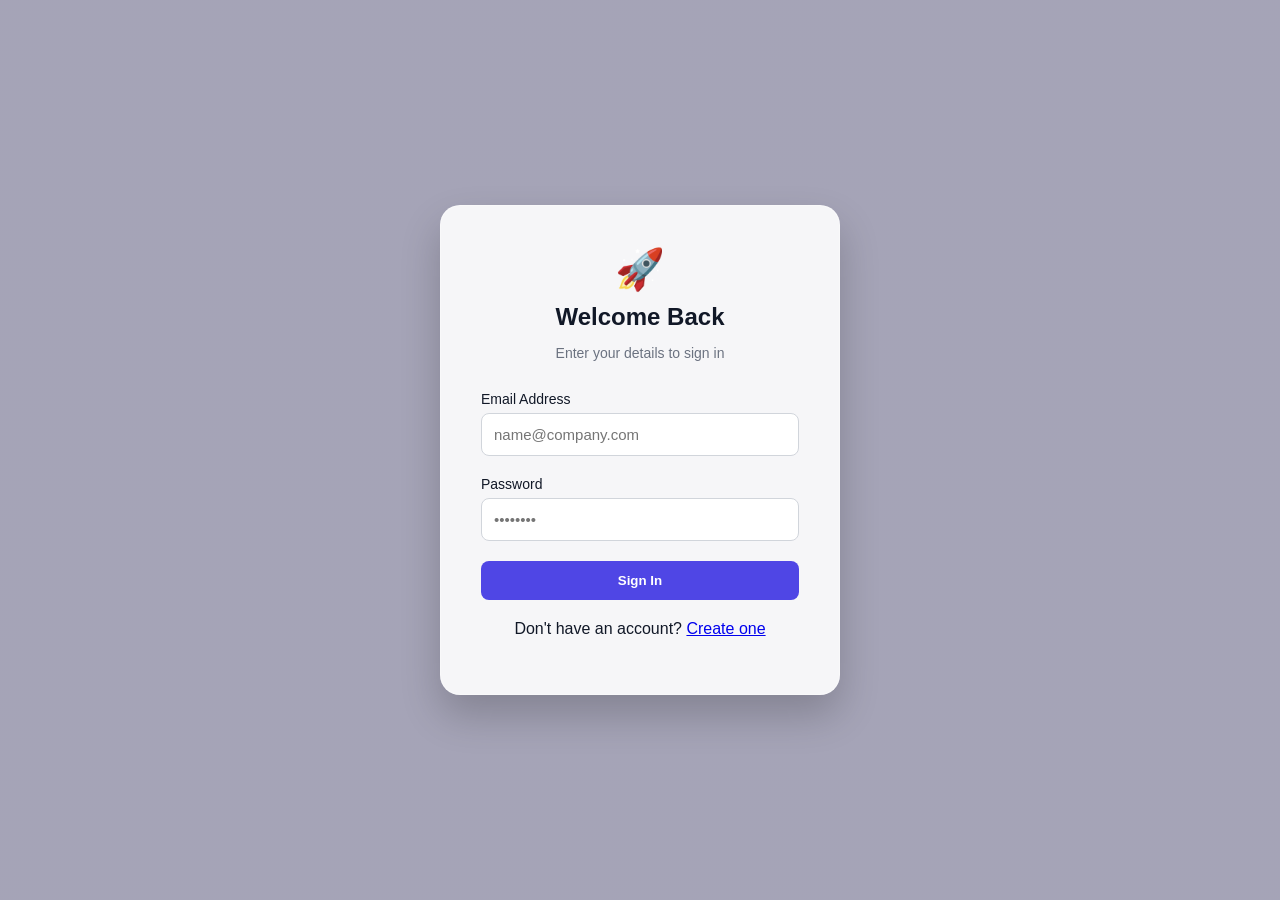
<file: Frontend/Index.html>
<!DOCTYPE html>
<html lang="en">
<head>
    <meta charset="UTF-8">
    <meta name="viewport" content="width=device-width, initial-scale=1.0">
    <title>Login | SMART NOTES</title>
    <link rel="stylesheet" href="style.css">
</head>
<body class="auth-page">
    <div class="login-card">
        <div class="logo">🚀</div>
        <h2>Welcome Back</h2>
        <p class="subtitle">Enter your details to sign in</p>
        
        <div class="form-group">
            <label>Email Address</label>
            <input type="email" id="login-email" placeholder="name@company.com">
        </div>
        <div class="form-group">
            <label>Password</label>
            <input type="password" id="login-password" placeholder="••••••••">
        </div>
        <button class="login-btn" style="width:100%" onclick="login()">Sign In</button>
        
        <p class="footer-text" style="margin-top:20px;">
            Don't have an account? <a href="signup.html">Create one</a>
        </p>
        <div id="message" class="message"></div>
    </div>

    <script>
        // 1. LOGIN FUNCTION
        async function login() {
            const email = document.getElementById('login-email').value;
            const password = document.getElementById('login-password').value;
            const messageDiv = document.getElementById('message');

            if (!email || !password) {
                messageDiv.textContent = "Please fill in all fields.";
                return;
            }

            try {
                // Connects to your user_routes.py login endpoint
                const response = await fetch('/users/login', {
                    method: 'POST',
                    headers: { 'Content-Type': 'application/json' },
                    body: JSON.stringify({ email: email, password: password })
                });

                const result = await response.json();

                if (response.ok) {
                    // Save user data to localStorage for account.js to use
                    localStorage.setItem('user', JSON.stringify(result.user_data || {
                        name: "User", 
                        email: email, 
                        role: "member"
                    }));
                    window.location.href = "dashboard.html";
                } else {
                    messageDiv.textContent = "Error: " + (result.detail || "Login failed");
                    messageDiv.style.color = "red";
                }
            } catch (err) {
                messageDiv.textContent = "Server connection failed.";
                console.error(err);
            }
        }

        // 2. SIGNUP LOGIC (Only if you keep signup on this same page)
        // Note: It is better to move this to signup.html as per your link above
    </script>
</body>
</html>
</file>
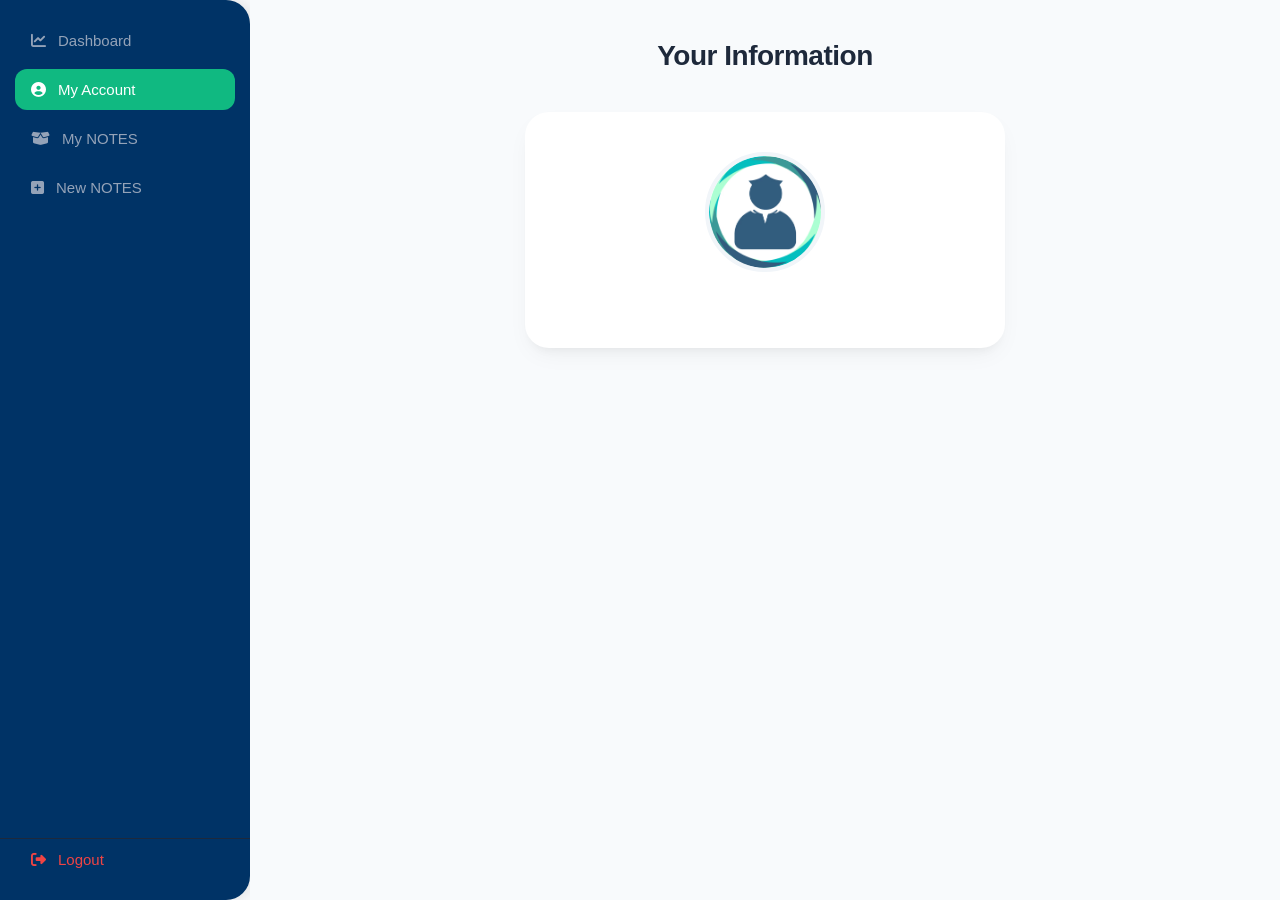
<file: Frontend/Account.html>
<!DOCTYPE html>
<html lang="en">
<head>
  <meta charset="UTF-8">
  <meta name="viewport" content="width=device-width, initial-scale=1">
  <title>My Account</title>
  <link rel="stylesheet" href="https://cdnjs.cloudflare.com/ajax/libs/font-awesome/6.5.0/css/all.min.css">
  <link rel="stylesheet" href="style1.css">
</head>
<body>
  <div class="container">
    <nav class="sidebar">
        
        <ul class="nav-top">
          <li><a href="dashboard.html"><i class="fas fa-chart-line"></i> <span> Dashboard</span></a></li>
          <li class="active"><a href="account.html"><i class="fas fa-user-circle"></i> <span> My Account</span></a></li>
          <li><a href="notes.html"><i class="fas fa-box-open"></i> <span> My NOTES</span></a></li>
          <li><a href="new_notes.html"><i class="fas fa-plus-square"></i><span> New NOTES</span></a></li>
          
       

        </ul>
        <ul class="nav-bottom">
          <li class="logout"><a href="index.html" onclick="logout()"><i class="fas fa-sign-out-alt"></i> <span>Logout</span></a></li>
        </ul>
      </nav>
      <div class="main-content">

        <div class="main-header">
            <h1>Your Information</h1>
          </div>
        
          <section class="main-section">
              <div class="user-info">
                  <img src ="user img.jpg" alt="user symbol">
                  <p id="user-name"></p>
                  <p id="user-email"></p>
                  <p id="user-role"></p>
              </div>
          </section>
  
      </div>
      
      </body>
</html>
</file>
<file: Frontend/style.css>
:root {
    --primary: #4f46e5;
    --primary-hover: #4338ca;
    --sidebar-bg: #1e1b4b;
    --text-main: #111827;
    --text-muted: #6b7280;
    --bg: #f3f4f6;
    --white: #ffffff;
    --danger: #ef4444;
}

/* --- Global Resets --- */
* { box-sizing: border-box; }
body { margin: 0; font-family: 'Inter', sans-serif; background-color: var(--bg); color: var(--text-main); }

/* --- AUTH PAGES (Login/Signup) --- */
/* Centers the login/signup card in the middle of the screen */
.auth-page {
    display: flex;
    justify-content: center;
    align-items: center;
    height: 100vh;
}

.login-card {
    background: var(--white);
    padding: 40px;
    border-radius: 16px;
    box-shadow: 0 10px 25px rgba(0, 0, 0, 0.05);
    width: 100%;
    max-width: 400px;
    text-align: center;
}

.logo { font-size: 40px; margin-bottom: 10px; }
h2 { color: var(--text-main); margin: 0 0 10px 0; font-weight: 600; }
.subtitle { color: var(--text-muted); margin-bottom: 30px; font-size: 14px; }

/* --- DASHBOARD PAGE --- */
/* Creates the Sidebar + Content side-by-side layout */
.dashboard-page {
    display: flex;
    height: 100vh;
    overflow: hidden;
}

.sidebar {
    width: 260px;
    background-color: var(--sidebar-bg);
    color: white;
    display: flex;
    flex-direction: column;
    padding: 20px 0;
    flex-shrink: 0; /* Prevents the sidebar from collapsing */
}

.sidebar-brand { padding: 0 25px 30px; font-size: 24px; font-weight: 700; color: #818cf8; }

.nav-link {
    padding: 15px 25px;
    text-decoration: none;
    color: #d1d5db;
    display: flex;
    align-items: center;
    gap: 12px;
    transition: 0.3s;
    cursor: pointer;
}

.nav-link:hover, .nav-link.active {
    background-color: #312e81;
    color: white;
    border-left: 4px solid var(--primary);
}

.logout-link { margin-top: auto; color: #f87171; }

.main-content {
    flex: 1;
    padding: 40px;
    overflow-y: auto;
    background-color: var(--bg);
}

.header-bar {
    display: flex;
    justify-content: space-between;
    align-items: center;
    margin-bottom: 30px;
    max-width: 1000px;
}

/* --- Note Cards Grid --- */
.notes-grid {
    display: grid;
    grid-template-columns: repeat(auto-fill, minmax(300px, 1fr));
    gap: 20px;
    max-width: 1000px;
}

.note-card {
    background: var(--white);
    padding: 24px;
    border-radius: 12px;
    box-shadow: 0 4px 6px rgba(0,0,0,0.05);
    border-top: 5px solid var(--primary);
    display: flex;
    flex-direction: column;
    justify-content: space-between;
}

/* --- Common Components --- */
.form-group { text-align: left; margin-bottom: 20px; }
.form-group label { display: block; font-size: 14px; font-weight: 500; margin-bottom: 6px; }

input, textarea {
    width: 100%;
    padding: 12px;
    border: 1px solid #d1d5db;
    border-radius: 8px;
    font-size: 15px;
    transition: border 0.2s;
}

input:focus, textarea:focus {
    outline: none;
    border-color: var(--primary);
    box-shadow: 0 0 0 3px rgba(79, 70, 229, 0.1);
}

.login-btn {
    width: 100%;
    padding: 12px;
    background-color: var(--primary);
    color: white;
    border: none;
    border-radius: 8px;
    font-weight: 600;
    cursor: pointer;
    transition: background 0.2s;
}

.login-btn:hover { background-color: var(--primary-hover); }

/* --- Modal Styles --- */
.modal {
    display: none;
    position: fixed;
    z-index: 100;
    left: 0;
    top: 0;
    width: 100%;
    height: 100%;
    background-color: rgba(0,0,0,0.5);
}

.modal-content {
    background-color: white;
    margin: 10% auto;
    padding: 30px;
    border-radius: 16px;
    width: 90%;
    max-width: 450px;
    box-shadow: 0 20px 25px -5px rgba(0,0,0,0.1);
}

/* Paste this into your style.css */
.auth-page {
    display: flex;
    justify-content: center;
    align-items: center;
    height: 100vh;
    background: linear-gradient(rgba(30, 27, 75, 0.4), rgba(30, 27, 75, 0.4)), 
                url('https://images.unsplash.com/photo-1557683316-973673baf926?auto=format&fit=crop&q=80&w=2000');
    background-size: cover;
    background-position: center;
}

.login-card {
    background: rgba(255, 255, 255, 0.9);
    backdrop-filter: blur(10px);
    padding: 40px;
    border-radius: 20px;
    box-shadow: 0 20px 40px rgba(0, 0, 0, 0.2);
    width: 100%;
    max-width: 400px;
    text-align: center;
    border: 1px solid rgba(255, 255, 255, 0.3);
}
</file>
<file: Frontend/style1.css>
/* --- Global Reset --- */
* {
    box-sizing: border-box;
    margin: 0;
    padding: 0;
    font-family: 'Inter', 'Segoe UI', sans-serif;
}

body, html {
    height: 100%;
    background-color: #f8fafc; /* Very light cool grey */
}

.container {
    display: flex;
    height: 100vh;
}

/* --- Sidebar: Midnight Slate --- */
.sidebar {
    width: 260px;
    background: #0f172a; /* Deep Midnight Blue */
    padding: 20px 0;
    border-top-right-radius: 24px;
    border-bottom-right-radius: 24px;
    display: flex;
    flex-direction: column;
    justify-content: space-between;
    box-shadow: 4px 0 15px rgba(0, 0, 0, 0.1);
}

.sidebar ul {
    list-style: none;
    padding: 0 15px;
}

.nav-top li {
    margin-bottom: 8px;
}

.sidebar li {
    padding: 12px 16px;
    color: #94a3b8; /* Soft grey text */
    font-size: 15px;
    display: flex;
    align-items: center;
    cursor: pointer;
    transition: all 0.3s ease;
    border-radius: 12px;
}

.sidebar li a {
    text-decoration: none;
    color: inherit;
    display: flex;
    align-items: center;
    width: 100%;
}

.sidebar li span {
    padding-left: 12px;
    font-weight: 500;
}

/* Hover & Active: Emerald & Slate */
.sidebar li:hover {
    background-color: #1e293b;
    color: #f8fafc;
}

.sidebar .active {
    background-color: #10b981; /* Emerald Green for active page */
    color: white;
}

.nav-bottom {
    margin-top: auto;
    padding: 20px 15px;
    border-top: 1px solid #1e293b;
}

.logout a {
    color: #ef4444 !important; /* Muted Red for logout */
}

/* --- Main Content: Clean & Spacious --- */
.main-content {
    flex-grow: 1;
    padding: 40px;
    display: flex;
    flex-direction: column;
    align-items: center;
}

.main-header {
    width: 100%;
    margin-bottom: 40px;
    text-align: center;
}

.main-header h1 {
    font-size: 28px;
    color: #1e293b;
    font-weight: 700;
    letter-spacing: -0.5px;
}

/* --- Profile Card --- */
.main-section {
    width: 100%;
    max-width: 480px;
    background: white;
    padding: 40px;
    border-radius: 24px;
    box-shadow: 0 10px 25px -5px rgba(0, 0, 0, 0.05), 0 8px 10px -6px rgba(0, 0, 0, 0.05);
    display: flex;
    flex-direction: column;
    align-items: center;
}

.user-info {
    text-align: center;
}

.user-info img {
    width: 120px;
    height: 120px;
    border-radius: 50%;
    border: 4px solid #f1f5f9;
    margin-bottom: 24px;
    object-fit: cover;
    background-color: #f1f5f9;
}

.user-info p {
    font-size: 16px;
    color: #475569;
    margin: 8px 0;
    font-weight: 500;
}

#user-name {
    font-size: 22px;
    color: #0f172a;
    font-weight: 700;
    margin-bottom: 4px;
}

/* --- Action Button: Slate --- */
.action-btn {
    margin-top: 32px;
    padding: 12px 40px;
    font-size: 15px;
    background-color: #0f172a;
    border: none;
    color: white;
    border-radius: 12px;
    cursor: pointer;
    transition: all 0.2s ease;
    font-weight: 600;
}

.action-btn:hover {
    background-color: #1e293b;
    transform: translateY(-1px);
    box-shadow: 0 4px 12px rgba(15, 23, 42, 0.2);
}



*--------layout fix for notes table-----*
/* Layout Container - Fixes the bunched look */
.container {
    display: flex; /* Mandatory to keep sidebar and content side-by-side */
    min-height: 100vh;
    width: 100%;
}

/* Sidebar width fix */
.sidebar {
    width: 250px;
    flex-shrink: 0;
    background-color: #003366; /* Your sidebar color */
    color: white;
}

/* Main Content Area */
.main-content {
    flex-grow: 1;
    padding: 30px;
    background-color: #f8fafc;
}

/* Table Design - Makes it look like a table */
.table-container {
    background: white;
    padding: 20px;
    border-radius: 12px;
    box-shadow: 0 4px 15px rgba(0,0,0,0.05);
    margin-top: 20px;
}

table {
    width: 100%;
    border-collapse: collapse; /* Removes double borders */
}

th, td {
    padding: 15px;
    text-align: left;
    border-bottom: 1px solid #f1f5f9;
}

th {
    background-color: #f8fafc;
    color: #475569;
    font-size: 14px;
    font-weight: 600;
    text-transform: uppercase;
}

/* Row hover effect */
tr:hover {
    background-color: #f1f5f9;
}

/* for delete button*/
.delete-btn {
    background: #fee2e2;
    border: none;
    color: #ef4444;
    padding: 8px 12px;
    border-radius: 6px;
    cursor: pointer;
    transition: 0.3s ease;
}

.delete-btn:hover {
    background: #ef4444;
    color: white;
}


/* Layout Fix - Keeps sidebar on left and content on right */
.container {
    display: flex;
    min-height: 100vh;
}

.main-content {
    flex-grow: 1;
    padding: 40px;
    background-color: #f8fafc;
}

/* Table Styling - Fixes the bunched text in your screenshot */
.table-container {
    background: white;
    padding: 20px;
    border-radius: 12px;
    box-shadow: 0 4px 15px rgba(0,0,0,0.05);
    margin-top: 20px;
}

table {
    width: 100%;
    border-collapse: collapse;
}

th, td {
    padding: 15px;
    text-align: left;
    border-bottom: 1px solid #e2e8f0;
}

th {
    background-color: #f1f5f9;
    color: #475569;
    font-weight: 600;
}

/* Form Styling - Fixes the "Create a New Note"  */
.form-container {
    background: white;
    padding: 30px;
    border-radius: 15px;
    box-shadow: 0 4px 20px rgba(0,0,0,0.05);
    max-width: 600px; /* Keeps the form from getting too wide */
}

.input-group {
    margin-bottom: 20px;
}

.input-group label {
    display: block;
    margin-bottom: 8px;
    font-weight: 600;
    color: #1e293b;
}

.input-group input, .input-group textarea {
    width: 100%;
    padding: 12px;
    border: 1px solid #cbd5e1;
    border-radius: 8px;
    font-size: 16px;
}

/* Button Styling */
button {
    padding: 10px 20px;
    border-radius: 8px;
    border: none;
    cursor: pointer;
    font-weight: 600;
}

.save-btn { background-color: #003366; color: white; }
.cancel-btn { background-color: #e2e8f0; color: #475569; margin-left: 10px; }
</file>
